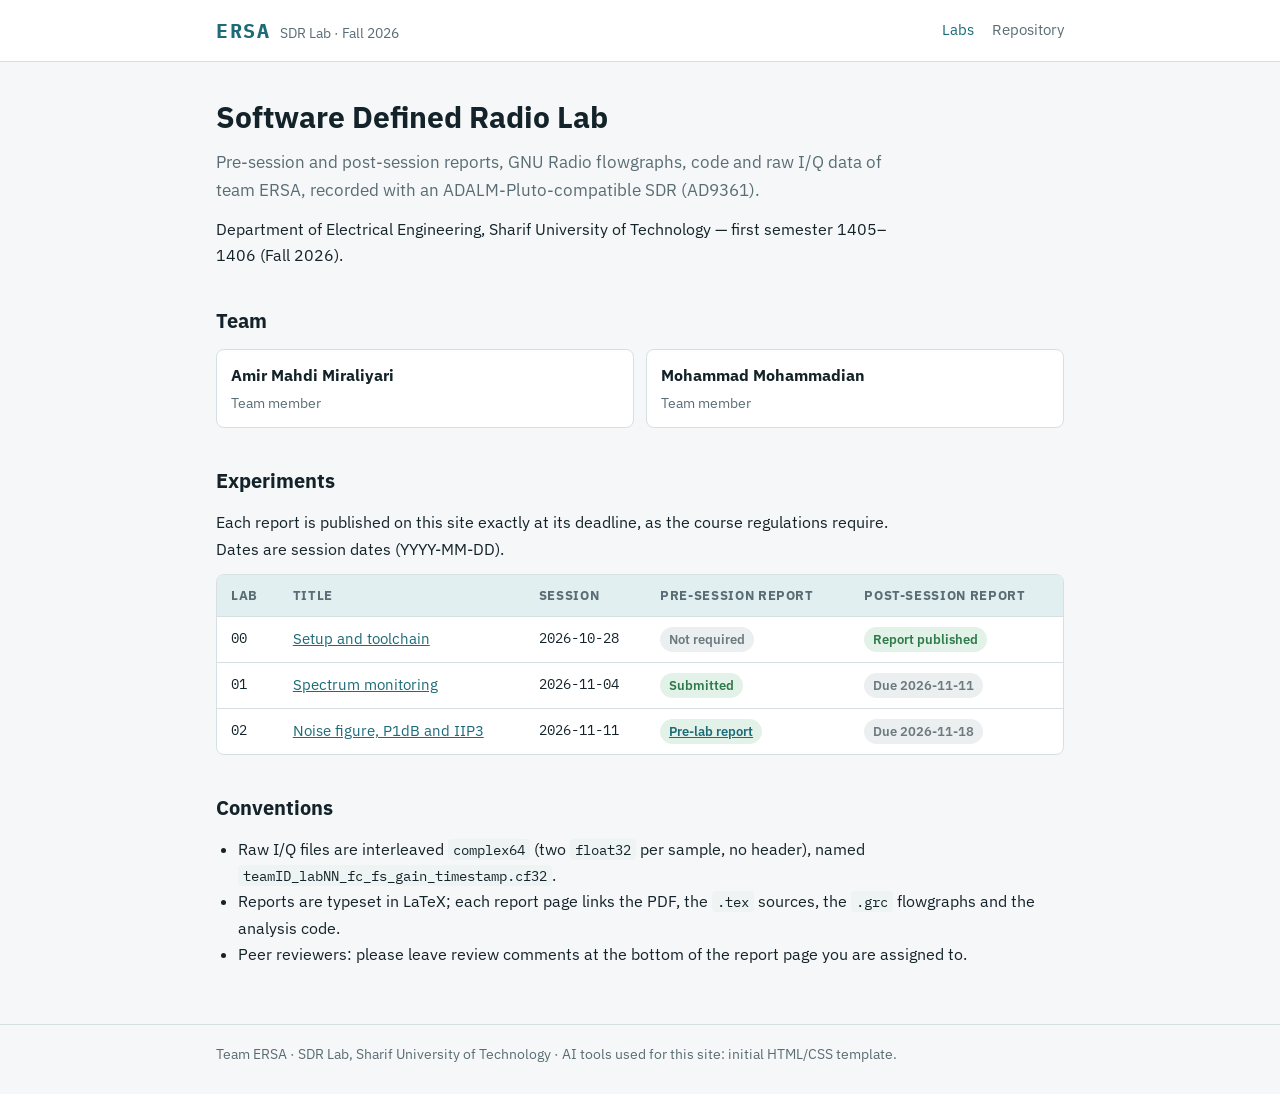
<file: index.html>
<!doctype html>
<html lang="en">
<head>
<meta charset="utf-8">
<meta name="viewport" content="width=device-width, initial-scale=1">
<title>Team ERSA — SDR Lab</title>
<meta name="description" content="Team ERSA reports for the Software Defined Radio Lab, Department of Electrical Engineering, Sharif University of Technology, Fall 2026.">
<link rel="preconnect" href="https://fonts.googleapis.com">
<link rel="preconnect" href="https://fonts.gstatic.com" crossorigin>
<link rel="stylesheet" href="https://fonts.googleapis.com/css2?family=IBM+Plex+Mono:wght@400;600&family=IBM+Plex+Sans:wght@400;600;700&display=swap">
<link rel="stylesheet" href="assets/style.css">
</head>
<body>

<header class="site-head">
  <div class="wrap">
    <a class="brand" href="./"><b>ERSA</b><span>SDR Lab · Fall 2026</span></a>
    <nav>
      <a href="./" aria-current="page">Labs</a>
      <a href="https://github.com/ersa-sdr/ersa-sdr.github.io">Repository</a>
    </nav>
  </div>
</header>

<main class="wrap">

  <section>
    <h1>Software Defined Radio Lab</h1>
    <p class="lead">Pre-session and post-session reports, GNU Radio flowgraphs, code and raw I/Q data of team ERSA, recorded with an ADALM-Pluto-compatible SDR (AD9361).</p>
    <p>Department of Electrical Engineering, Sharif University of Technology — first semester 1405–1406 (Fall 2026).</p>
  </section>

  <section>
    <h2>Team</h2>
    <div class="members">
      <div class="member"><b>Amir Mahdi Miraliyari</b><span>Team member</span></div>
      <div class="member"><b>Mohammad Mohammadian</b><span>Team member</span></div>
    </div>
  </section>

  <section>
    <h2>Experiments</h2>
    <p>Each report is published on this site exactly at its deadline, as the course regulations require. Dates are session dates (YYYY-MM-DD).</p>
    <div class="tbl">
      <table>
        <thead>
          <tr>
            <th>Lab</th>
            <th>Title</th>
            <th>Session</th>
            <th>Pre-session report</th>
            <th>Post-session report</th>
          </tr>
        </thead>
        <tbody>
          <tr>
            <td class="num">00</td>
            <td><a href="labs/lab00/">Setup and toolchain</a></td>
            <td class="date">2026-10-28</td>
            <td><span class="pill none">Not required</span></td>
            <td><span class="pill ok">Report published</span></td>
          </tr>
          <tr>
            <td class="num">01</td>
            <td><a href="labs/lab01/">Spectrum monitoring</a></td>
            <td class="date">2026-11-04</td>
            <td><span class="pill ok">Submitted</span></td>
            <td><span class="pill none">Due 2026-11-11</span></td>
          </tr>
          <tr>
            <td class="num">02</td>
            <td><a href="lab02/prelab.html">Noise figure, P1dB and IIP3</a></td>
            <td class="date">2026-11-11</td>
            <td><span class="pill ok"><a href="lab02/prelab.html">Pre-lab report</a></span></td>
            <td><span class="pill none">Due 2026-11-18</span></td>
          </tr>
        </tbody>
      </table>
    </div>
  </section>

  <section>
    <h2>Conventions</h2>
    <ul>
      <li>Raw I/Q files are interleaved <code>complex64</code> (two <code>float32</code> per sample, no header), named <code>teamID_labNN_fc_fs_gain_timestamp.cf32</code>.</li>
      <li>Reports are typeset in LaTeX; each report page links the PDF, the <code>.tex</code> sources, the <code>.grc</code> flowgraphs and the analysis code.</li>
      <li>Peer reviewers: please leave review comments at the bottom of the report page you are assigned to.</li>
    </ul>
  </section>

</main>

<footer>
  <div class="wrap">Team ERSA · SDR Lab, Sharif University of Technology · AI tools used for this site: initial HTML/CSS template.</div>
</footer>

</body>
</html>
</file>
<file: assets/style.css>
/* Team ERSA — SDR Lab site. One stylesheet for every page. */
:root {
  --bg: #f5f7f8;
  --surface: #ffffff;
  --fg: #14232a;
  --muted: #5a6d74;
  --line: #d6e0e3;
  --accent: #1d6b78;
  --accent-soft: #e2eff1;
  --ok: #2f7a4a;
  --ok-soft: #e3f2e8;
  --wait: #8a5a12;
  --wait-soft: #fbf0df;
  --none: #6b7a80;
  --none-soft: #eceff0;
  --code-bg: #eef3f4;
  --font-body: "IBM Plex Sans", system-ui, -apple-system, "Segoe UI", Roboto, sans-serif;
  --font-mono: "IBM Plex Mono", ui-monospace, Consolas, monospace;
}
@media (prefers-color-scheme: dark) {
  :root {
    --bg: #0f191c;
    --surface: #152327;
    --fg: #e2edef;
    --muted: #93a7ad;
    --line: #27393e;
    --accent: #62b8c5;
    --accent-soft: #1a3136;
    --ok: #6fc58e;
    --ok-soft: #173023;
    --wait: #e4ab5c;
    --wait-soft: #2c2214;
    --none: #93a1a6;
    --none-soft: #1f2b2e;
    --code-bg: #0b1416;
    color-scheme: dark;
  }
}

* { box-sizing: border-box; }
html { -webkit-text-size-adjust: 100%; }
body {
  margin: 0;
  background: var(--bg);
  color: var(--fg);
  font-family: var(--font-body);
  font-size: 16px;
  line-height: 1.65;
}
.wrap {
  max-width: 880px;
  margin: 0 auto;
  padding-left: max(16px, env(safe-area-inset-left, 0px));
  padding-right: max(16px, env(safe-area-inset-right, 0px));
}

/* Header */
.site-head { border-bottom: 1px solid var(--line); background: var(--surface); }
.site-head .wrap { display: flex; flex-wrap: wrap; align-items: center; justify-content: space-between; gap: 8px 24px; padding-block: 14px; }
.brand { display: flex; align-items: baseline; gap: 10px; text-decoration: none; color: var(--fg); }
.brand b { font-family: var(--font-mono); font-size: 20px; letter-spacing: .08em; color: var(--accent); }
.brand span { color: var(--muted); font-size: 14px; }
nav { display: flex; gap: 18px; font-size: 15px; }
nav a { color: var(--muted); text-decoration: none; }
nav a:hover, nav a[aria-current="page"] { color: var(--accent); }

main { padding-block: 36px 56px; display: flex; flex-direction: column; gap: 36px; }
section { display: flex; flex-direction: column; gap: 12px; min-width: 0; }
h1 { font-size: 30px; line-height: 1.25; margin: 0; text-wrap: balance; }
h2 { font-size: 20px; margin: 0; }
h3 { font-size: 16px; margin: 8px 0 0; }
p { margin: 0; max-width: 68ch; }
.lead { color: var(--muted); font-size: 17px; }
a { color: var(--accent); }
a:focus-visible { outline: 2px solid var(--accent); outline-offset: 2px; border-radius: 2px; }
code { font-family: var(--font-mono); font-size: .9em; background: var(--code-bg); padding: 1px 5px; border-radius: 4px; }
ul { margin: 0; padding-left: 22px; }

/* Members */
.members { display: grid; grid-template-columns: repeat(auto-fit, minmax(220px, 1fr)); gap: 12px; }
.member { background: var(--surface); border: 1px solid var(--line); border-radius: 8px; padding: 12px 14px; }
.member b { display: block; }
.member span { color: var(--muted); font-size: 14px; }

/* Tables */
.tbl { overflow-x: auto; border: 1px solid var(--line); border-radius: 8px; background: var(--surface); }
table { border-collapse: collapse; width: 100%; font-size: 15px; }
th, td { text-align: left; padding: 10px 14px; border-bottom: 1px solid var(--line); vertical-align: top; }
th { font-size: 13px; text-transform: uppercase; letter-spacing: .05em; color: var(--muted); background: var(--accent-soft); white-space: nowrap; }
tr:last-child td { border-bottom: none; }
td.num, td.date { font-family: var(--font-mono); font-size: 14px; white-space: nowrap; font-variant-numeric: tabular-nums; }

/* Status pills */
.pill { display: inline-block; font-size: 12.5px; font-weight: 600; padding: 2px 9px; border-radius: 999px; white-space: nowrap; }
.pill.ok   { color: var(--ok);   background: var(--ok-soft); }
.pill.wait { color: var(--wait); background: var(--wait-soft); }
.pill.none { color: var(--none); background: var(--none-soft); }

/* Report pages */
.meta { display: flex; flex-wrap: wrap; gap: 6px 20px; color: var(--muted); font-size: 14px; }
.files { display: flex; flex-direction: column; gap: 6px; padding: 0; list-style: none; }
.files li { display: flex; flex-wrap: wrap; gap: 4px 12px; align-items: baseline; }
.files .note { color: var(--muted); font-size: 14px; }
.notice { background: var(--wait-soft); border-left: 4px solid var(--wait); border-radius: 6px; padding: 10px 14px; }
.math-box { background: var(--surface); border: 1px solid var(--line); border-radius: 8px; padding: 6px 14px; overflow-x: auto; }
.comments { border-top: 1px solid var(--line); padding-top: 20px; }

footer { border-top: 1px solid var(--line); color: var(--muted); font-size: 14px; }
footer .wrap { padding-block: 18px 28px; }

@media (max-width: 520px) {
  h1 { font-size: 24px; }
  body { font-size: 15px; }
  th, td { padding: 8px 10px; }
}

/* Flowgraph figures */
figure { margin: 0; display: flex; flex-direction: column; gap: 6px; }
figure img { max-width: 100%; height: auto; border: 1px solid var(--line); border-radius: 8px; background: #fff; }
figure a { display: block; }
figcaption { color: var(--muted); font-size: 14px; }
</file>
